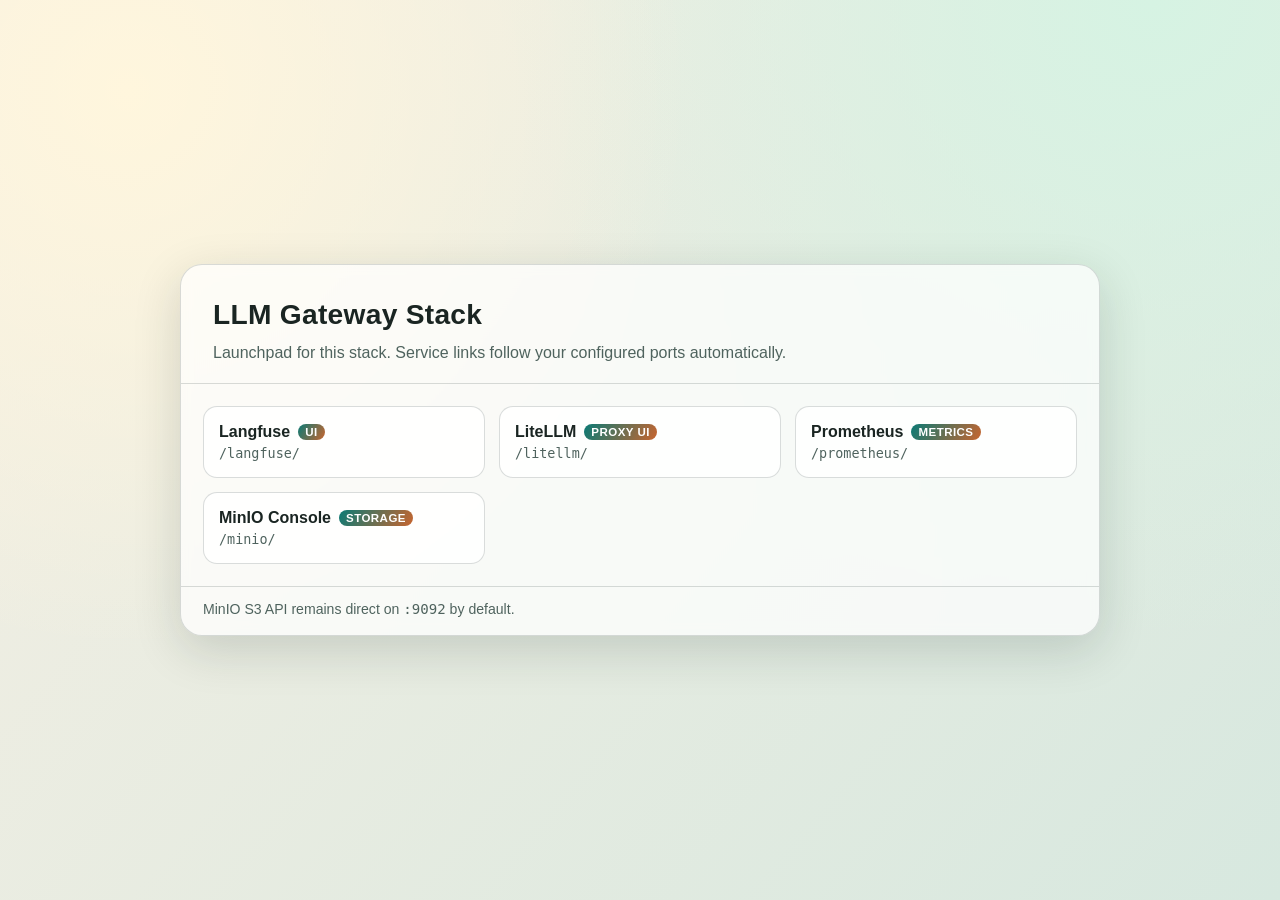
<file: docker/nginx/index.html>
<!doctype html>
<html lang="en">

<head>
  <meta charset="utf-8">
  <meta name="viewport" content="width=device-width, initial-scale=1">
  <title>LLM Gateway Stack</title>
  <style>
    :root {
      --bg-1: #f5efe3;
      --bg-2: #d7e8df;
      --ink: #1a2522;
      --muted: #4f635e;
      --card: rgba(255, 255, 255, 0.72);
      --stroke: rgba(23, 42, 39, 0.16);
      --accent: #0b7a75;
      --accent-2: #c7652f;
    }

    * {
      box-sizing: border-box;
    }

    body {
      margin: 0;
      min-height: 100vh;
      font-family: "IBM Plex Sans", "Avenir Next", "Segoe UI", sans-serif;
      color: var(--ink);
      background:
        radial-gradient(circle at 10% 10%, #fff6dd 0%, transparent 40%),
        radial-gradient(circle at 90% 0%, #d6f3e3 0%, transparent 44%),
        linear-gradient(130deg, var(--bg-1), var(--bg-2));
      display: grid;
      place-items: center;
      padding: 28px;
    }

    main {
      width: min(920px, 100%);
      background: var(--card);
      border: 1px solid var(--stroke);
      border-radius: 22px;
      backdrop-filter: blur(6px);
      box-shadow: 0 14px 48px rgba(17, 40, 34, 0.16);
      overflow: hidden;
    }

    header {
      padding: 34px 32px 18px;
      border-bottom: 1px solid var(--stroke);
    }

    h1 {
      margin: 0;
      font-size: clamp(1.6rem, 2.2vw, 2.2rem);
      letter-spacing: 0.01em;
    }

    p {
      margin: 10px 0 0;
      color: var(--muted);
      font-size: 1rem;
      line-height: 1.45;
    }

    .grid {
      display: grid;
      grid-template-columns: repeat(auto-fit, minmax(220px, 1fr));
      gap: 14px;
      padding: 22px;
    }

    a.card {
      display: block;
      text-decoration: none;
      color: inherit;
      border: 1px solid var(--stroke);
      border-radius: 14px;
      background: rgba(255, 255, 255, 0.86);
      padding: 16px 15px;
      transition: transform 140ms ease, box-shadow 140ms ease, border-color 140ms ease;
    }

    a.card:hover {
      transform: translateY(-2px);
      border-color: rgba(11, 122, 117, 0.45);
      box-shadow: 0 10px 24px rgba(11, 122, 117, 0.16);
    }

    .name {
      font-weight: 700;
      font-size: 1rem;
      display: flex;
      align-items: center;
      gap: 8px;
      margin-bottom: 5px;
    }

    .pill {
      font-size: 0.72rem;
      font-weight: 700;
      letter-spacing: 0.04em;
      text-transform: uppercase;
      color: white;
      background: linear-gradient(120deg, var(--accent), var(--accent-2));
      border-radius: 999px;
      padding: 2px 7px;
    }

    .url {
      color: var(--muted);
      font-family: "JetBrains Mono", "SFMono-Regular", Menlo, monospace;
      font-size: 0.84rem;
    }

    footer {
      border-top: 1px solid var(--stroke);
      padding: 14px 22px 18px;
      color: var(--muted);
      font-size: 0.88rem;
    }
  </style>
</head>

<body>
  <main>
    <header>
      <h1>LLM Gateway Stack</h1>
      <p>Launchpad for this stack. Service links follow your configured ports automatically.</p>
    </header>
    <section class="grid">
      <a class="card" href="/langfuse/">
        <div class="name">Langfuse <span class="pill">UI</span></div>
        <div class="url">/langfuse/</div>
      </a>
      <a class="card" href="/litellm/">
        <div class="name">LiteLLM <span class="pill">Proxy UI</span></div>
        <div class="url">/litellm/</div>
      </a>
      <a class="card" href="/prometheus/">
        <div class="name">Prometheus <span class="pill">Metrics</span></div>
        <div class="url">/prometheus/</div>
      </a>
      <a class="card" href="/minio/">
        <div class="name">MinIO Console <span class="pill">Storage</span></div>
        <div class="url">/minio/</div>
      </a>
    </section>
    <footer>MinIO S3 API remains direct on <code>:9092</code> by default.</footer>
  </main>
</body>

</html>
</file>
